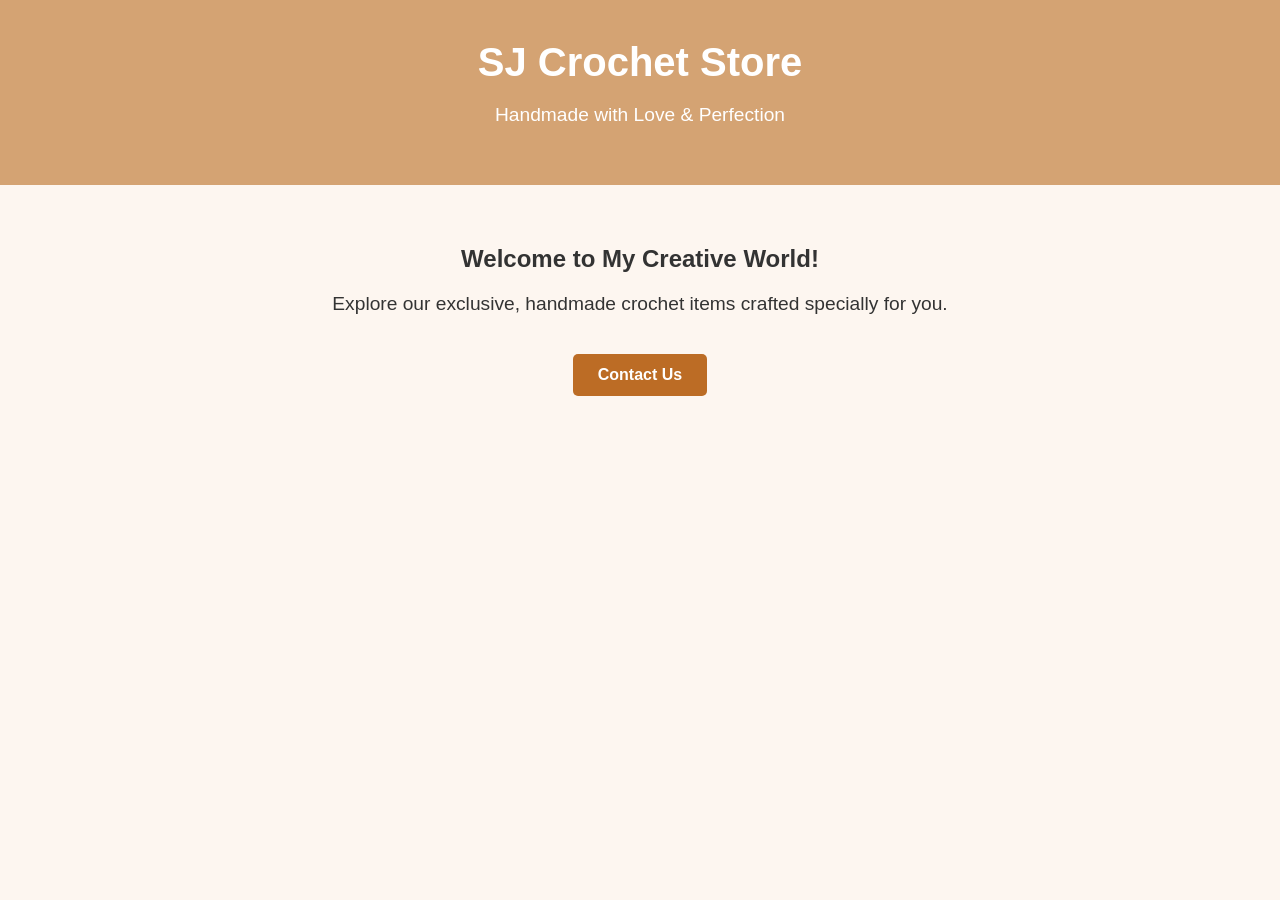
<file: index.html>
<!DOCTYPE html>
<html lang="en">
<head>
    <meta charset="UTF-8">
    <meta name="viewport" content="width=device-width, initial-scale=1.0">
    <title>SJ Crochet Store</title>
    <style>
        body {
            font-family: Arial, sans-serif;
            margin: 0;
            padding: 0;
            background-color: #fdf6f0;
            color: #333;
            text-align: center;
        }
        header {
            background-color: #d4a373;
            color: white;
            padding: 40px 20px;
        }
        h1 {
            margin: 0;
            font-size: 2.5em;
        }
        p {
            font-size: 1.2em;
        }
        .container {
            padding: 40px 20px;
        }
        .btn {
            background-color: #bc6c25;
            color: white;
            padding: 12px 25px;
            text-decoration: none;
            border-radius: 5px;
            font-weight: bold;
            display: inline-block;
            margin-top: 20px;
        }
        .btn:hover {
            background-color: #dda15e;
        }
    </style>
</head>
<body>

    <header>
        <h1>SJ Crochet Store</h1>
        <p>Handmade with Love & Perfection</p>
    </header>

    <div class="container">
        <h2>Welcome to My Creative World!</h2>
        <p>Explore our exclusive, handmade crochet items crafted specially for you.</p>
        <a href="#" class="btn">Contact Us</a>
    </div>

</body>
</html>
</file>
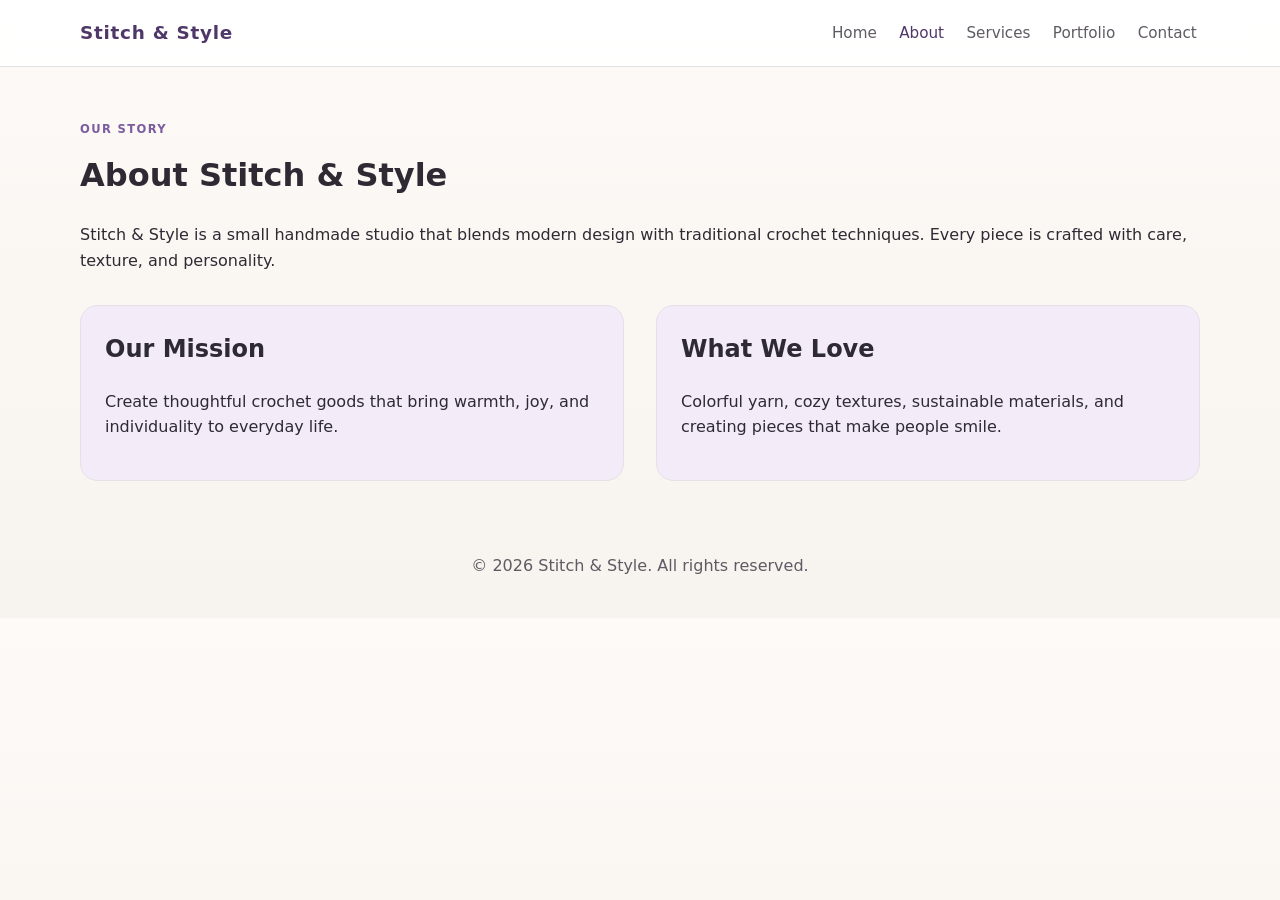
<file: about.html>
<!DOCTYPE html>
<html lang="en">
<head>
    <meta charset="UTF-8">
    <meta name="viewport" content="width=device-width, initial-scale=1.0">
    <title>Stitch & Style - About</title>
    <link rel="stylesheet" href="style.css">
</head>
<body>
    <header class="site-header">
        <div class="container header-inner">
            <a class="brand" href="index.html">Stitch & Style</a>
            <nav class="main-nav">
                <a href="index.html">Home</a>
                <a href="about.html">About</a>
                <a href="services.html">Services</a>
                <a href="portfolio.html">Portfolio</a>
                <a href="contact.html">Contact</a>
            </nav>
        </div>
    </header>

    <main class="container page-content">
        <div class="page-intro">
            <div class="section-label">Our Story</div>
            <h1>About Stitch & Style</h1>
            <p>Stitch & Style is a small handmade studio that blends modern design with traditional crochet techniques. Every piece is crafted with care, texture, and personality.</p>
        </div>

        <div class="grid-two">
            <div class="info-panel">
                <h2>Our Mission</h2>
                <p>Create thoughtful crochet goods that bring warmth, joy, and individuality to everyday life.</p>
            </div>
            <div class="info-panel">
                <h2>What We Love</h2>
                <p>Colorful yarn, cozy textures, sustainable materials, and creating pieces that make people smile.</p>
            </div>
        </div>
    </main>

    <footer class="site-footer">
        <div class="container">
            <p>&copy; 2026 Stitch & Style. All rights reserved.</p>
        </div>
    </footer>

    <script src="script.js"></script>
</body>
</html>
</file>
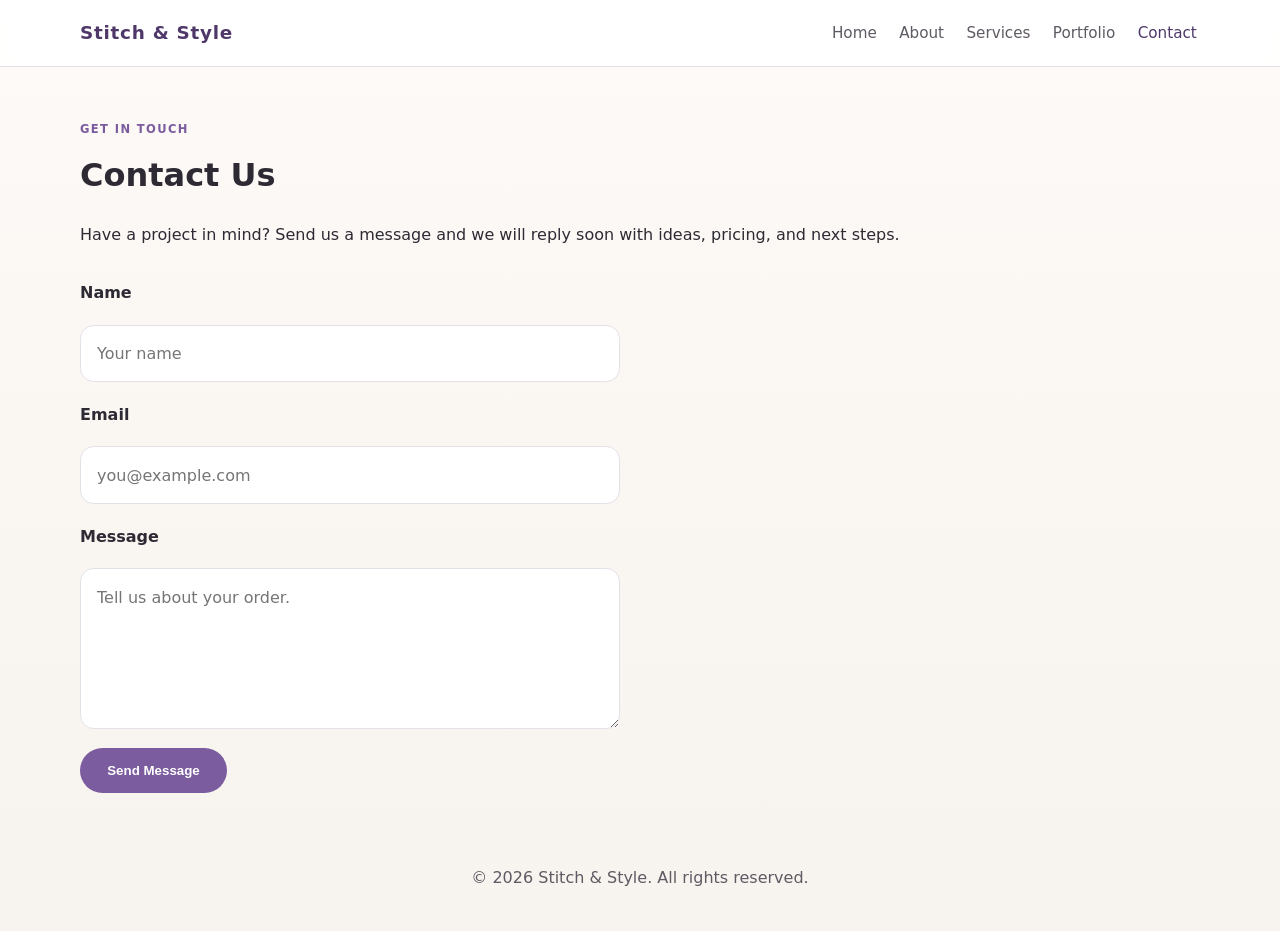
<file: contact.html>
<!DOCTYPE html>
<html lang="en">
<head>
    <meta charset="UTF-8">
    <meta name="viewport" content="width=device-width, initial-scale=1.0">
    <title>Stitch & Style - Contact</title>
    <link rel="stylesheet" href="style.css">
</head>
<body>
    <header class="site-header">
        <div class="container header-inner">
            <a class="brand" href="index.html">Stitch & Style</a>
            <nav class="main-nav">
                <a href="index.html">Home</a>
                <a href="about.html">About</a>
                <a href="services.html">Services</a>
                <a href="portfolio.html">Portfolio</a>
                <a href="contact.html">Contact</a>
            </nav>
        </div>
    </header>

    <main class="container page-content">
        <div class="page-intro">
            <div class="section-label">Get In Touch</div>
            <h1>Contact Us</h1>
            <p>Have a project in mind? Send us a message and we will reply soon with ideas, pricing, and next steps.</p>
        </div>

        <form id="contact-form" class="contact-form">
            <label for="name">Name</label>
            <input type="text" id="name" name="name" placeholder="Your name" required>

            <label for="email">Email</label>
            <input type="email" id="email" name="email" placeholder="you@example.com" required>

            <label for="message">Message</label>
            <textarea id="message" name="message" rows="5" placeholder="Tell us about your order."></textarea>

            <button type="submit">Send Message</button>
        </form>
    </main>

    <footer class="site-footer">
        <div class="container">
            <p>&copy; 2026 Stitch & Style. All rights reserved.</p>
        </div>
    </footer>

    <script src="script.js"></script>
</body>
</html>
</file>
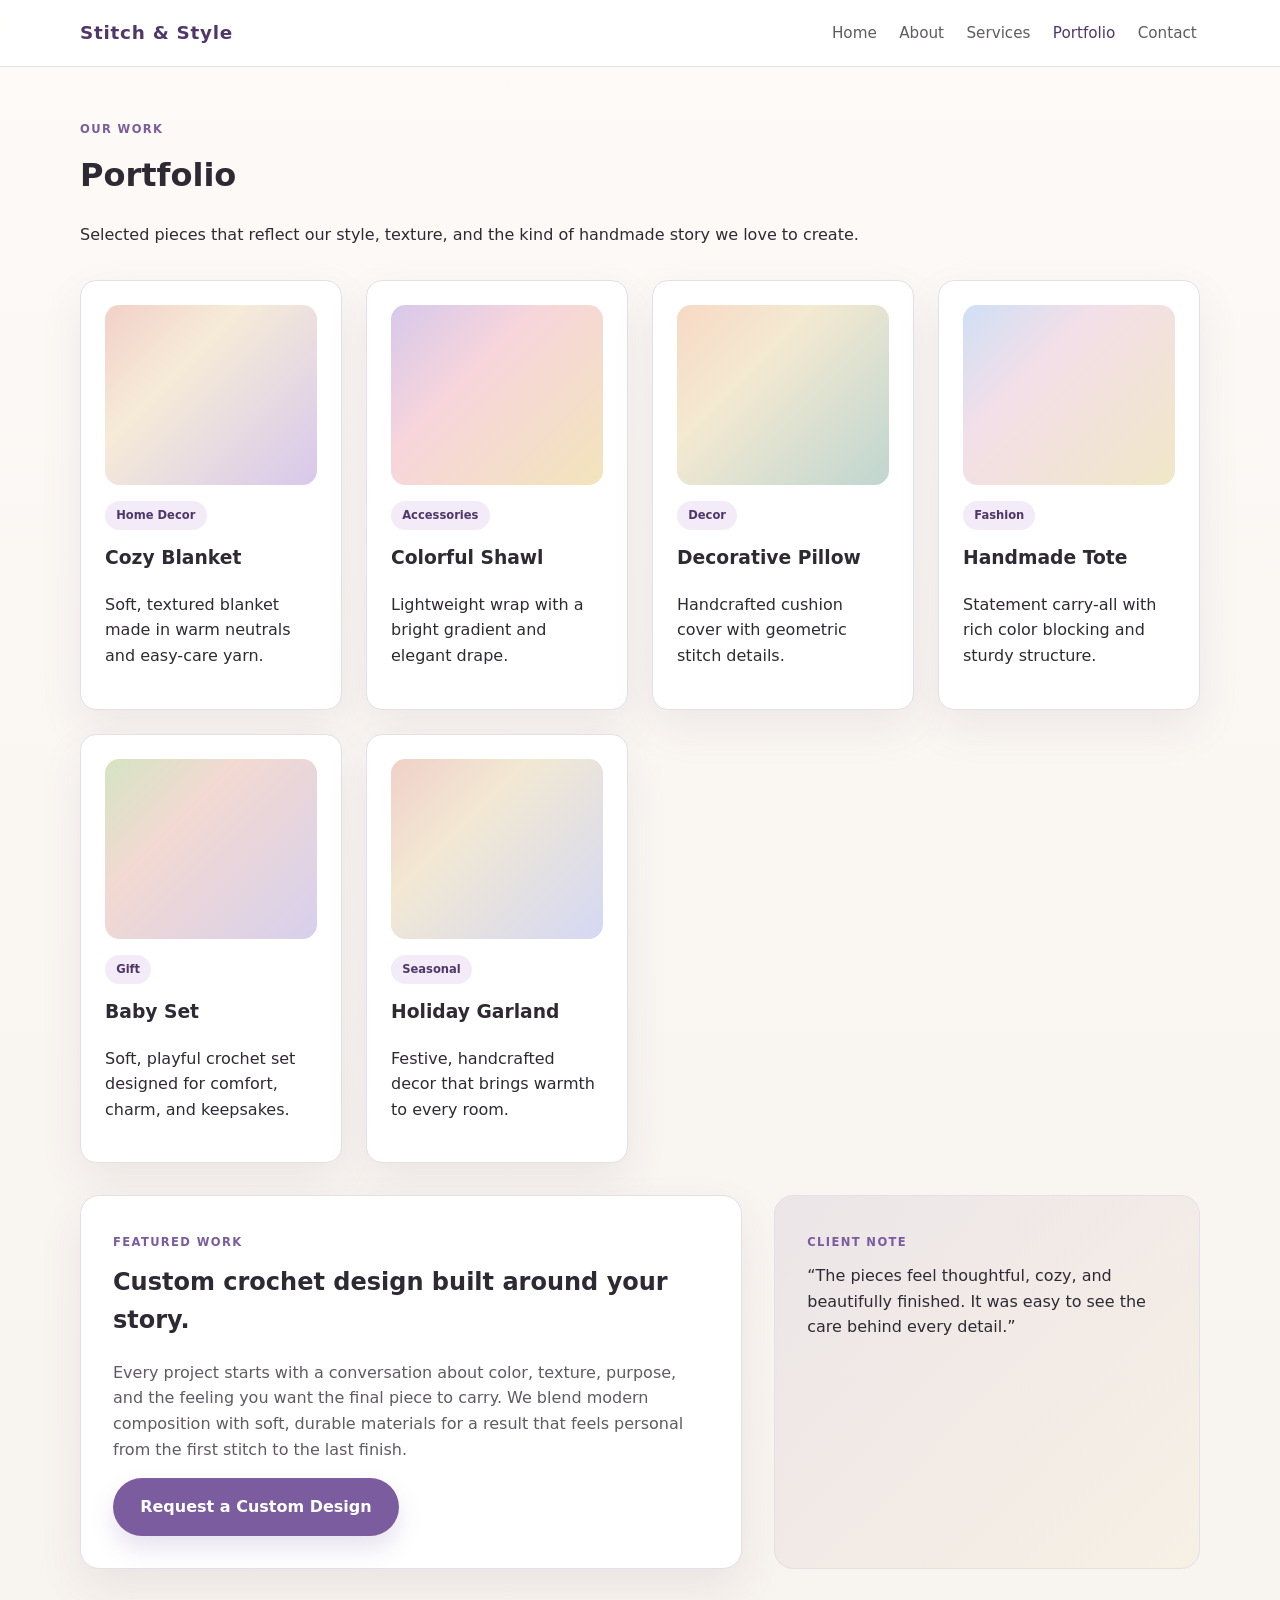
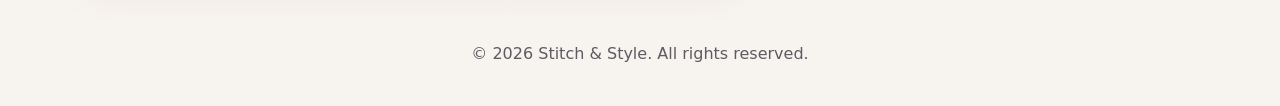
<file: portfolio.html>
<!DOCTYPE html>
<html lang="en">
<head>
    <meta charset="UTF-8">
    <meta name="viewport" content="width=device-width, initial-scale=1.0">
    <title>Stitch & Style - Portfolio</title>
    <link rel="stylesheet" href="style.css">
</head>
<body>
    <header class="site-header">
        <div class="container header-inner">
            <a class="brand" href="index.html">Stitch & Style</a>
            <nav class="main-nav">
                <a href="index.html">Home</a>
                <a href="about.html">About</a>
                <a href="services.html">Services</a>
                <a href="portfolio.html">Portfolio</a>
                <a href="contact.html">Contact</a>
            </nav>
        </div>
    </header>

    <main class="container page-content">
        <div class="page-intro">
            <div class="section-label">Our Work</div>
            <h1>Portfolio</h1>
            <p>Selected pieces that reflect our style, texture, and the kind of handmade story we love to create.</p>
        </div>

        <div class="portfolio-grid">
            <article class="portfolio-card">
                <div class="project-visual"></div>
                <div class="project-tag">Home Decor</div>
                <h3>Cozy Blanket</h3>
                <p>Soft, textured blanket made in warm neutrals and easy-care yarn.</p>
            </article>
            <article class="portfolio-card">
                <div class="project-visual"></div>
                <div class="project-tag">Accessories</div>
                <h3>Colorful Shawl</h3>
                <p>Lightweight wrap with a bright gradient and elegant drape.</p>
            </article>
            <article class="portfolio-card">
                <div class="project-visual"></div>
                <div class="project-tag">Decor</div>
                <h3>Decorative Pillow</h3>
                <p>Handcrafted cushion cover with geometric stitch details.</p>
            </article>
            <article class="portfolio-card">
                <div class="project-visual"></div>
                <div class="project-tag">Fashion</div>
                <h3>Handmade Tote</h3>
                <p>Statement carry-all with rich color blocking and sturdy structure.</p>
            </article>
            <article class="portfolio-card">
                <div class="project-visual"></div>
                <div class="project-tag">Gift</div>
                <h3>Baby Set</h3>
                <p>Soft, playful crochet set designed for comfort, charm, and keepsakes.</p>
            </article>
            <article class="portfolio-card">
                <div class="project-visual"></div>
                <div class="project-tag">Seasonal</div>
                <h3>Holiday Garland</h3>
                <p>Festive, handcrafted decor that brings warmth to every room.</p>
            </article>
        </div>

        <div class="featured-layout">
            <div class="featured-copy">
                <div class="section-label">Featured Work</div>
                <h2>Custom crochet design built around your story.</h2>
                <p>Every project starts with a conversation about color, texture, purpose, and the feeling you want the final piece to carry. We blend modern composition with soft, durable materials for a result that feels personal from the first stitch to the last finish.</p>
                <a class="button" href="contact.html">Request a Custom Design</a>
            </div>
            <div class="featured-quote">
                <div class="section-label">Client Note</div>
                <p>“The pieces feel thoughtful, cozy, and beautifully finished. It was easy to see the care behind every detail.”</p>
            </div>
        </div>
    </main>

    <footer class="site-footer">
        <div class="container">
            <p>&copy; 2026 Stitch & Style. All rights reserved.</p>
        </div>
    </footer>

    <script src="script.js"></script>
</body>
</html>
</file>
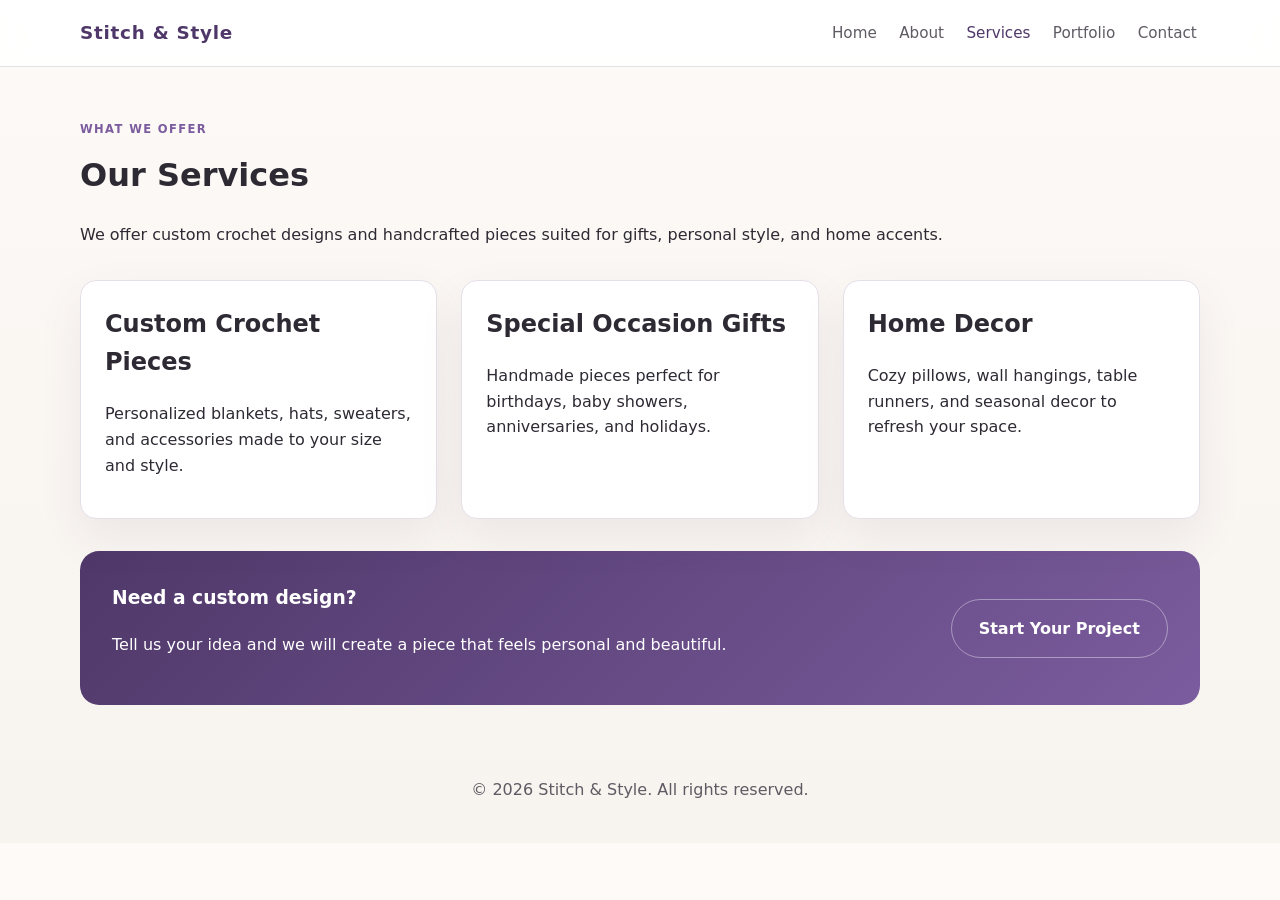
<file: services.html>
<!DOCTYPE html>
<html lang="en">
<head>
    <meta charset="UTF-8">
    <meta name="viewport" content="width=device-width, initial-scale=1.0">
    <title>Stitch & Style - Services</title>
    <link rel="stylesheet" href="style.css">
</head>
<body>
    <header class="site-header">
        <div class="container header-inner">
            <a class="brand" href="index.html">Stitch & Style</a>
            <nav class="main-nav">
                <a href="index.html">Home</a>
                <a href="about.html">About</a>
                <a href="services.html">Services</a>
                <a href="portfolio.html">Portfolio</a>
                <a href="contact.html">Contact</a>
            </nav>
        </div>
    </header>

    <main class="container page-content">
        <div class="page-intro">
            <div class="section-label">What We Offer</div>
            <h1>Our Services</h1>
            <p>We offer custom crochet designs and handcrafted pieces suited for gifts, personal style, and home accents.</p>
        </div>

        <div class="services-list">
            <article>
                <h2>Custom Crochet Pieces</h2>
                <p>Personalized blankets, hats, sweaters, and accessories made to your size and style.</p>
            </article>
            <article>
                <h2>Special Occasion Gifts</h2>
                <p>Handmade pieces perfect for birthdays, baby showers, anniversaries, and holidays.</p>
            </article>
            <article>
                <h2>Home Decor</h2>
                <p>Cozy pillows, wall hangings, table runners, and seasonal decor to refresh your space.</p>
            </article>
        </div>

        <div class="cta-banner">
            <div>
                <h3>Need a custom design?</h3>
                <p>Tell us your idea and we will create a piece that feels personal and beautiful.</p>
            </div>
            <a class="button secondary" href="contact.html">Start Your Project</a>
        </div>
    </main>

    <footer class="site-footer">
        <div class="container">
            <p>&copy; 2026 Stitch & Style. All rights reserved.</p>
        </div>
    </footer>

    <script src="script.js"></script>
</body>
</html>
</file>
<file: style.css>
:root {
    --bg: #f7f3ee;
    --surface: #ffffff;
    --surface-soft: #f3ebf8;
    --primary: #7b5c9e;
    --primary-dark: #4f3869;
    --accent: #dcae8d;
    --text: #2e2a34;
    --muted: #5f5a63;
    --border: #e5dfe8;
    --shadow: 0 18px 45px rgba(76, 53, 95, 0.08);
}

* {
    box-sizing: border-box;
}

html {
    scroll-behavior: smooth;
}

body {
    margin: 0;
    font-family: Inter, system-ui, -apple-system, BlinkMacSystemFont, 'Segoe UI', sans-serif;
    color: var(--text);
    background: linear-gradient(180deg, #fdfaf7 0%, var(--bg) 100%);
    line-height: 1.6;
}

a {
    color: inherit;
    text-decoration: none;
}

img {
    max-width: 100%;
    display: block;
}

h1, h2, h3, p {
    margin-top: 0;
}

.container {
    width: min(1120px, calc(100% - 2rem));
    margin: 0 auto;
}

.site-header {
    background: rgba(255, 255, 255, 0.9);
    border-bottom: 1px solid var(--border);
    position: sticky;
    top: 0;
    z-index: 10;
    backdrop-filter: blur(10px);
}

.header-inner {
    display: flex;
    align-items: center;
    justify-content: space-between;
    gap: 1rem;
    padding: 1rem 0;
}

.brand {
    font-weight: 800;
    letter-spacing: 0.04em;
    color: var(--primary-dark);
    font-size: 1.15rem;
}

.main-nav {
    display: flex;
    flex-wrap: wrap;
    gap: 1rem;
}

.main-nav a {
    color: var(--muted);
    font-size: 0.95rem;
    transition: color 0.2s ease;
    padding: 0.3rem 0.2rem;
}

.main-nav a:hover,
.main-nav a.active {
    color: var(--primary-dark);
}

.hero {
    padding: 5.5rem 0 4rem;
    background: linear-gradient(135deg, rgba(123,92,158,0.14), rgba(247,239,226,0.92));
}

.hero h1 {
    margin: 0 0 1rem;
    font-size: clamp(2.4rem, 4vw, 4.2rem);
    line-height: 1.05;
    letter-spacing: -0.04em;
}

.hero p {
    max-width: 38rem;
    margin: 0 0 2rem;
    color: var(--muted);
    font-size: 1.05rem;
}

.hero-actions {
    display: flex;
    flex-wrap: wrap;
    gap: 1rem;
    margin-bottom: 2rem;
}

.button {
    display: inline-block;
    padding: 1rem 1.7rem;
    border-radius: 999px;
    background: var(--primary);
    color: white;
    font-weight: 600;
    box-shadow: 0 12px 24px rgba(123, 92, 158, 0.18);
}

.button.secondary {
    background: transparent;
    color: var(--primary-dark);
    border: 1px solid var(--border);
    box-shadow: none;
}

.stats-strip {
    display: grid;
    grid-template-columns: repeat(auto-fit, minmax(130px, 1fr));
    gap: 1rem;
    max-width: 700px;
}

.stat-box {
    background: rgba(255, 255, 255, 0.7);
    border: 1px solid rgba(123, 92, 158, 0.12);
    border-radius: 1rem;
    padding: 1rem 1.2rem;
}

.stat-box strong {
    display: block;
    font-size: 1.5rem;
    color: var(--primary-dark);
    line-height: 1.1;
}

.spotlight {
    display: grid;
    gap: 1.5rem;
    margin-top: 2rem;
}

.spotlight article {
    background: var(--surface);
    border: 1px solid var(--border);
    border-radius: 1rem;
    padding: 2rem;
    box-shadow: var(--shadow);
}

.spotlight h2 {
    margin-top: 0;
    margin-bottom: 0.8rem;
}

.spotlight a {
    color: var(--primary);
    font-weight: 600;
}

.cards {
    display: grid;
    grid-template-columns: repeat(auto-fit, minmax(200px, 1fr));
    gap: 1rem;
    margin: 2.5rem 0 4rem;
}

.card {
    background: var(--surface);
    border: 1px solid var(--border);
    border-radius: 1rem;
    padding: 1.75rem;
    box-shadow: var(--shadow);
}

.card h3 {
    margin-top: 0;
}

.page-content {
    padding: 3rem 0;
}

.page-intro {
    margin-bottom: 2rem;
}

.section-label {
    display: inline-block;
    color: var(--primary);
    text-transform: uppercase;
    letter-spacing: 0.12em;
    font-size: 0.72rem;
    font-weight: 700;
    margin-bottom: 0.7rem;
}

.grid-two {
    display: grid;
    gap: 2rem;
    grid-template-columns: repeat(auto-fit, minmax(220px, 1fr));
    margin-top: 2rem;
}

.info-panel {
    background: var(--surface-soft);
    border: 1px solid var(--border);
    border-radius: 1.1rem;
    padding: 1.5rem;
}

.services-list,
.portfolio-grid,
.gallery-grid {
    display: grid;
    gap: 1.5rem;
    margin-top: 2rem;
}

.services-list {
    grid-template-columns: repeat(auto-fit, minmax(220px, 1fr));
}

.services-list article,
.portfolio-card,
.project-card {
    background: var(--surface);
    border: 1px solid var(--border);
    border-radius: 1rem;
    padding: 1.5rem;
    box-shadow: var(--shadow);
}

.portfolio-grid {
    grid-template-columns: repeat(auto-fit, minmax(250px, 1fr));
}

.portfolio-card .project-visual,
.project-card .project-visual {
    height: 180px;
    border-radius: 0.9rem;
    margin-bottom: 1rem;
    background: linear-gradient(135deg, #f2d0c8, #f6ebd8 35%, #d7c8eb 100%);
    position: relative;
    overflow: hidden;
}

.portfolio-card:nth-child(2) .project-visual,
.project-card:nth-child(2) .project-visual {
    background: linear-gradient(135deg, #d7c8eb, #f7d5db 38%, #f2e4bb 100%);
}

.portfolio-card:nth-child(3) .project-visual,
.project-card:nth-child(3) .project-visual {
    background: linear-gradient(135deg, #f7d9c5, #f4e9d1 35%, #bfd6d0 100%);
}

.portfolio-card:nth-child(4) .project-visual,
.project-card:nth-child(4) .project-visual {
    background: linear-gradient(135deg, #cfdff5, #f3dfe8 35%, #f0e7c7 100%);
}

.portfolio-card:nth-child(5) .project-visual,
.project-card:nth-child(5) .project-visual {
    background: linear-gradient(135deg, #d5e4c3, #f2d9d2 35%, #d7d0ec 100%);
}

.portfolio-card:nth-child(6) .project-visual,
.project-card:nth-child(6) .project-visual {
    background: linear-gradient(135deg, #f0d0c8, #f2e8d3 35%, #d4d8f3 100%);
}

.project-tag {
    display: inline-flex;
    padding: 0.35rem 0.7rem;
    border-radius: 999px;
    background: var(--surface-soft);
    color: var(--primary-dark);
    font-size: 0.72rem;
    font-weight: 700;
    margin-bottom: 0.8rem;
}

.portfolio-card h3,
.project-card h3 {
    margin-top: 0;
}

.featured-layout {
    display: grid;
    grid-template-columns: 1.4fr 0.9fr;
    gap: 2rem;
    margin-top: 2rem;
}

.featured-copy {
    background: var(--surface);
    border: 1px solid var(--border);
    border-radius: 1.2rem;
    padding: 2rem;
    box-shadow: var(--shadow);
}

.featured-copy p {
    color: var(--muted);
}

.featured-quote {
    background: linear-gradient(135deg, rgba(123,92,158,0.1), rgba(247,239,226,0.8));
    border-radius: 1.2rem;
    padding: 2rem;
    border: 1px solid var(--border);
}

.contact-form {
    display: grid;
    gap: 1.2rem;
    max-width: 540px;
    margin-top: 1.5rem;
}

.contact-form label {
    font-weight: 600;
}

.contact-form input,
.contact-form textarea {
    width: 100%;
    padding: 0.95rem 1rem;
    border: 1px solid var(--border);
    border-radius: 0.85rem;
    font: inherit;
    background: white;
}

.contact-form button {
    width: fit-content;
    padding: 0.95rem 1.7rem;
    background: var(--primary);
    color: white;
    border: none;
    border-radius: 999px;
    cursor: pointer;
    font-weight: 600;
}

.cta-banner {
    margin-top: 2rem;
    padding: 2rem;
    background: linear-gradient(135deg, var(--primary-dark), var(--primary));
    border-radius: 1.2rem;
    color: white;
    display: flex;
    justify-content: space-between;
    align-items: center;
    gap: 1rem;
    flex-wrap: wrap;
}

.cta-banner .button.secondary {
    color: white;
    border-color: rgba(255,255,255,0.4);
}

.site-footer {
    padding: 1.5rem 0;
    text-align: center;
    color: var(--muted);
}

@media (max-width: 720px) {
    .header-inner {
        flex-direction: column;
        align-items: flex-start;
    }

    .main-nav {
        width: 100%;
        justify-content: space-between;
        gap: 0.75rem;
    }

    .featured-layout {
        grid-template-columns: 1fr;
    }
}
</file>
